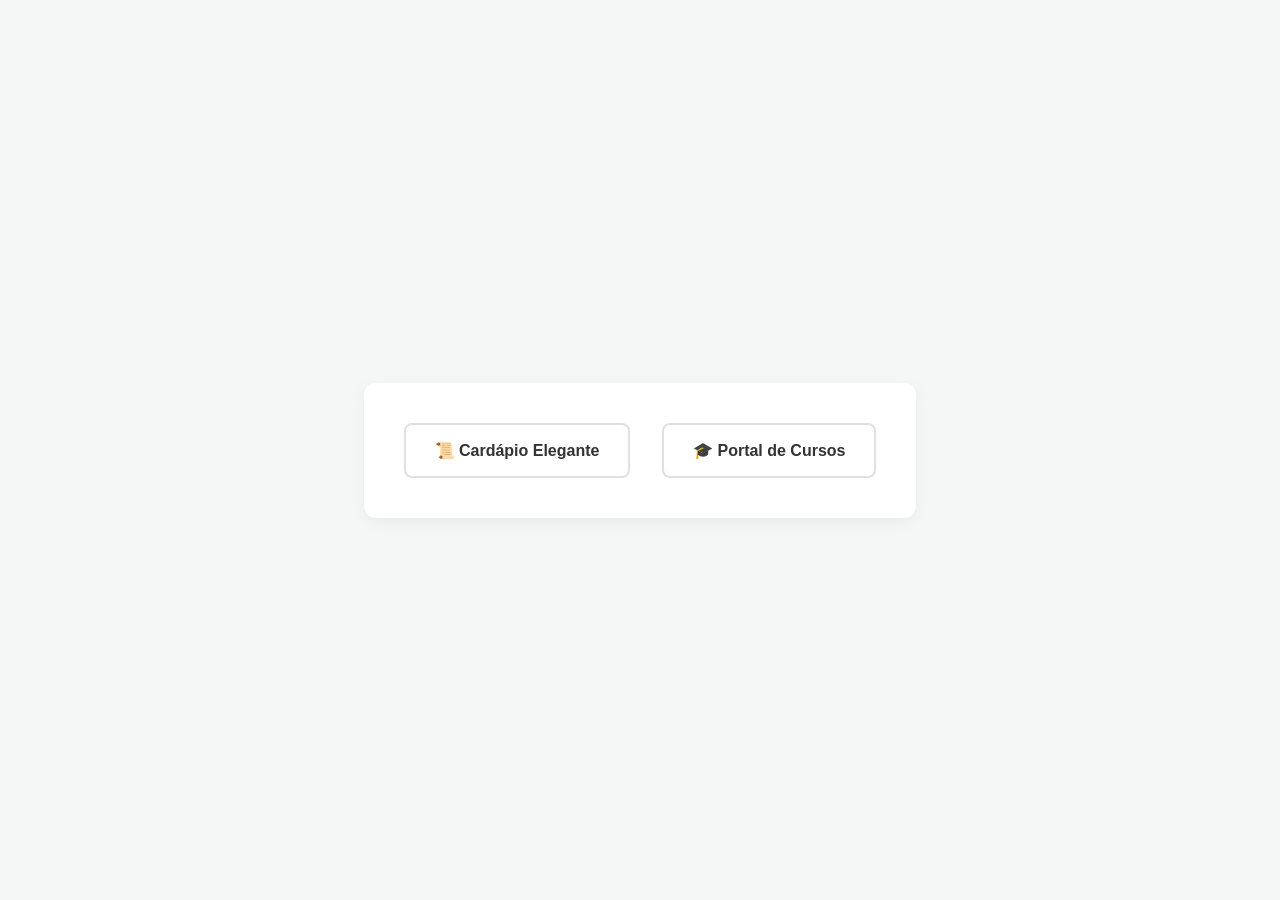
<file: index.html>
<!DOCTYPE html>
<html lang="pt-BR">

<head>
    <meta charset="UTF-8">
    <meta name="viewport" content="width=device-width, initial-scale=1.0">
    <title>⚡ Meus Projetos</title>
    <style>

        /* Configuração do fundo da tela */
        body {
            font-family: 'Segoe UI', Tahoma, Geneva, Verdana, sans-serif;
            background-color: #f4f7f6;
            margin: 0;
            display: flex;
            justify-content: center;
            align-items: center;
            height: 100vh; /* Centraliza tudo no meio da tela */
        }

        /* Container dos botões */
        div {
            display: flex;
            flex-direction: row;
            justify-content: center;
            gap: 2rem;
            background: white;
            padding: 2.5rem;
            border-radius: 12px;
            box-shadow: 0 4px 15px rgba(0, 0, 0, 0.05); /* Sombra suave no fundo */
        }

        /* Estilo dos Links */
        a {
            color: #333;
            padding: 1rem 1.8rem;
            text-decoration: none;
            font-weight: 600;
            border: 2px solid #e0e0e0;
            border-radius: 8px;
            transition:  0.3s; /* efeito de passar o mouse mais suave */
        }

        /* Efeito quando passa o mouse */
        a:hover {
            color: white;
            transform: translateY(-3px); 
        }

        /* Efeito exclusivo para cardapio */
        #cardapio:hover {
            background-color: darkgoldenrod;
            border-color: darkgoldenrod;
            box-shadow: 0 4px 10px rgba(184, 134, 11, 0.3); /* Sombra na cor do ouro */
        }

        /* Efeito exclusivo para curso */
        #curso:hover {
            background-color: #007acc; 
            border-color: #007acc;;
            box-shadow: 0 4px 10px rgba(0, 122, 204, 0.3);
        }


        
    </style>
</head>

<body>
    <div>
        <a href="Aula 04/site-cardapio-elegante/index.html" id="cardapio">📜 Cardápio Elegante</a>
        <a href="Aula 06/ProjetoEscolaCursos-Final/ProjetoEscolaCursos/index.html" id="curso">🎓 Portal de Cursos</a>
    </div>
</body>

</html>
</file>
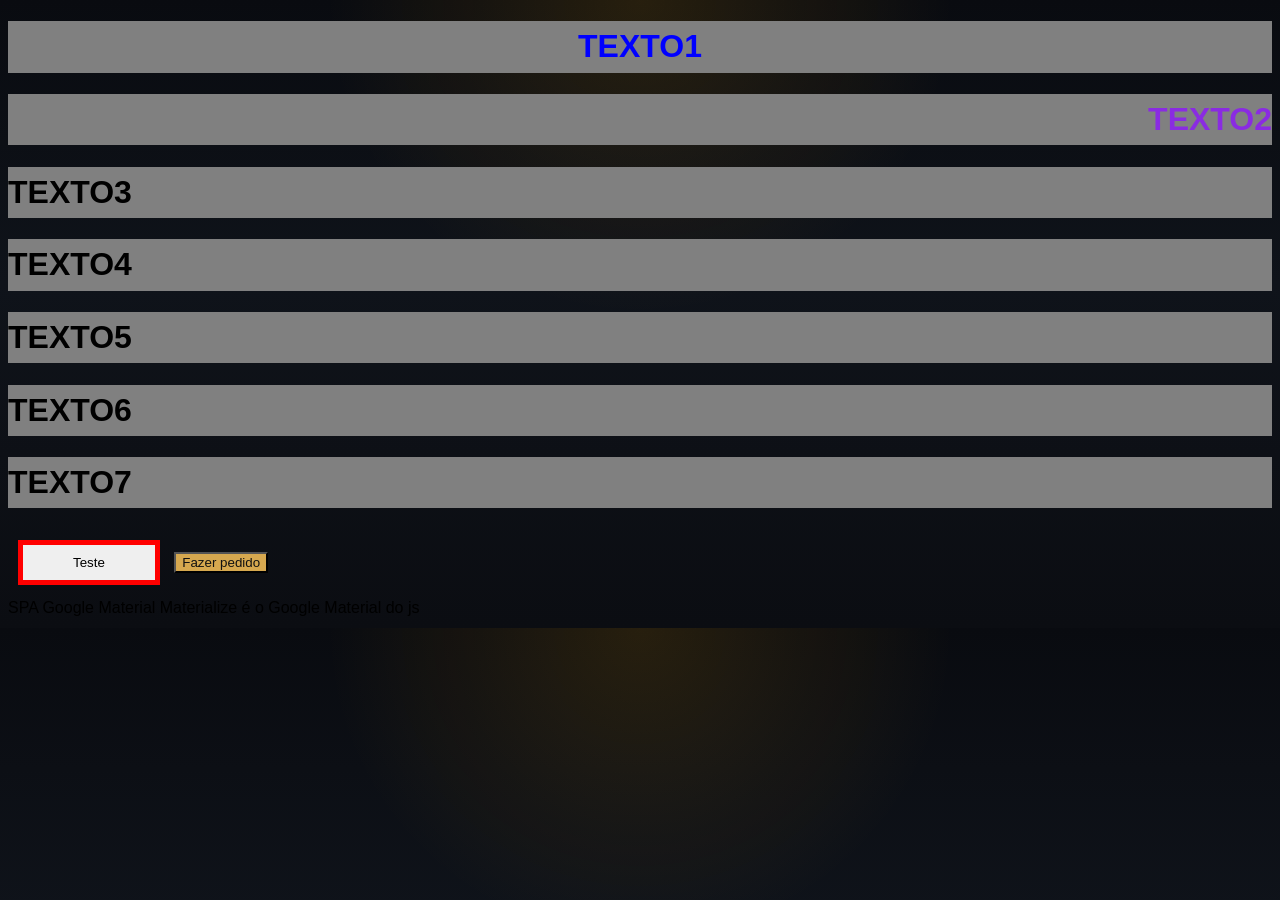
<file: Anotações/index.html>
<!DOCTYPE html>
<html lang="pt-BR">
    <head>
        <meta charset="UTF-8">
        <meta name="viewport" content="width=device-width, initial-scale=1.0">
        <title>Document</title>
        <!-- Interno
            <style>
                h1 {
                    color: chocolate;
                }
            </style>h
        -->
            <!-- Externo-->
        <link rel="stylesheet" href="style.css">
    </head>
    <body>
        <!--Inline 
            <h1 style="color: blue; background-color: aqua;">TESTE</h1>
            <p style="color: red;">1 - texto</p>
            <p style="color: red;">2 - texto</p>
            -->
            
            <!-- por classe-->
            <h1 class="cor-texto center">TEXTO1</h1>
            <h1 id="texto-destaque">TEXTO2</h1>
        <h1>TEXTO3</h1>
        <h1>TEXTO4</h1>
        <h1>TEXTO5</h1>
        <h1>TEXTO6</h1>
        <h1>TEXTO7</h1>

        <button class="teste">Teste</button>
        <button class="botao-primario" onClick="fazerPedido()">Fazer pedido</button>
    </body>
    <footer>

    </footer>
    <script src="script.js"></script>

</html>


    <!--
        Inline: aplicar diretamente no elemento - na tag
        Interno: informar pro html o q seria estilo
        Externo: outro arquivo .css    
    -->

    <!--
        Por elemento (tags)
            h1 {} 
        por classe - 2º prioridade
            .nome da classe{}
        por id - 1º prioridade
            #nome do id{}
    -->
    
    <!--
        <a href="#menu"</a> 
        #menu leva para um seção menu   
    -->

    <!--
        root
    -->

    <!--
        margin - distancia mas nao pint
        padding - distancia e pinta 
        box-sizing: border-box - 
    -->
<!-- 
    Interno - direto no index.html
        <script>
            alert("Ola mundo");
        </script>
    Externo - arquivo script.js
        <script src="script.js"></script>
-->

<!-- elemento DOM
    é uma copia do html
    quando vc usa js para alterar uma tag vc muda o elemento DOM
    mas o html original nao muda -->

    SPA
        
Google Material Materialize é o Google Material do js
</file>
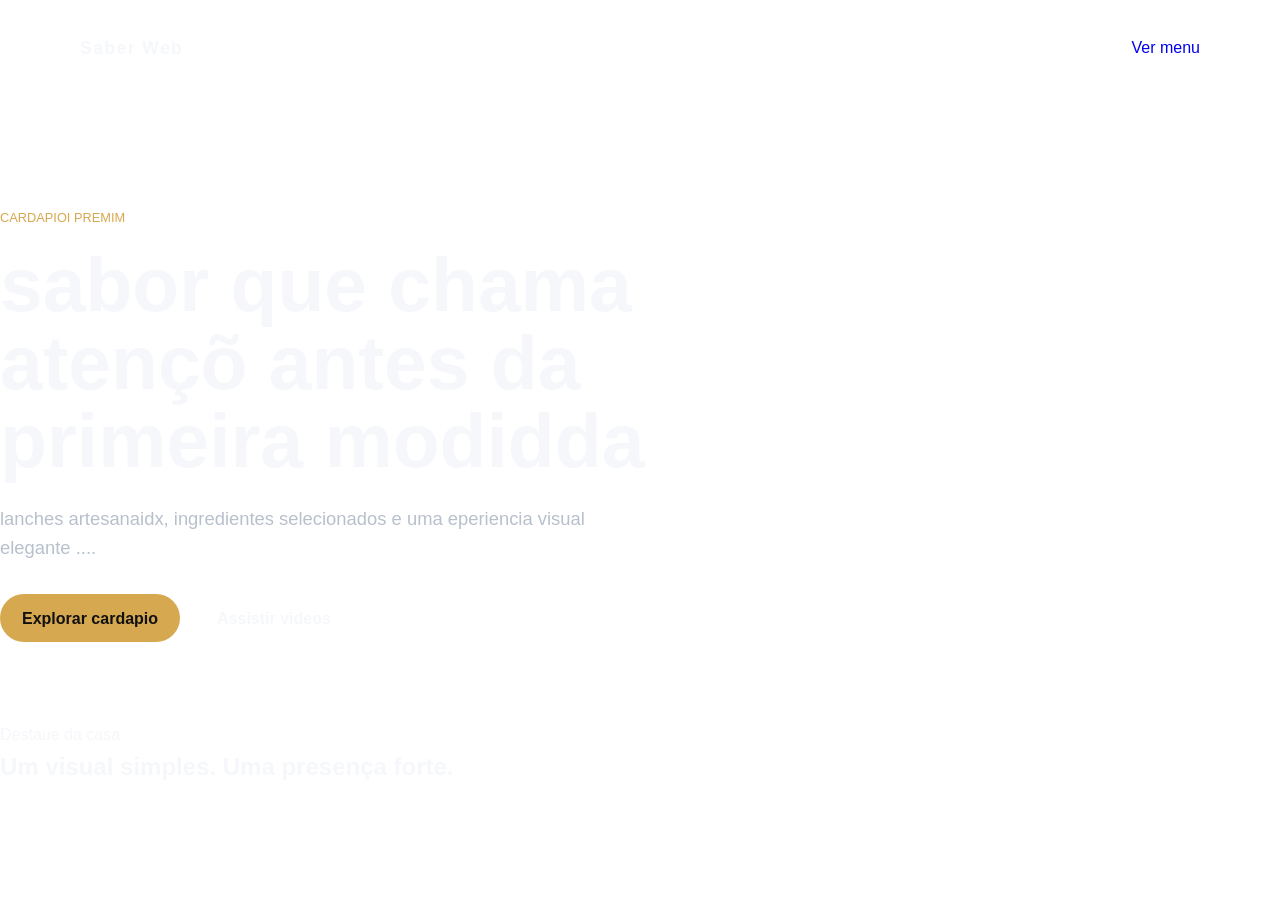
<file: Aula 03/index.html>
<!DOCTYPE html>
<html lang="pt-BR">
<head>
    <meta charset="UTF-8">
    <meta name="viewport" content="width=device-width, initial-scale=1.0">
    <title>Document</title>
    <link rel="stylesheet" href="style.css">
</head>
<body>
    <header class="destaque-principal">
        <nav class="barra-superior">
            <div class="logo">Saber Web</div>
            <a href="#menu" class="boto-contorno">Ver menu</a>
        </nav>
    </header>
    <div class="conteudo-destaque">
        <p class="texto-destaque">Cardapioi premim</p>
        <h1>sabor que chama atençõ antes da primeira modidda</h1>
        <p class="subtitulo">
            lanches artesanaidx, ingredientes selecionados e uma eperiencia visual elegante ....
        </p>

        <div class="acoes-destaque">
            <a href="#menu" class="botao-primario">Explorar cardapio</a>
            <a href="#video" class="botao-secundario">Assistir videos</a>
        </div>
    </div>

    <main>
        <section id="video" class="secao-apresentacao">
            <p>Destaue da casa</p>
            <h2>Um visual simples. Uma presença forte.</h2>
            
        </section>
    </main>
</body>
</html>
</file>
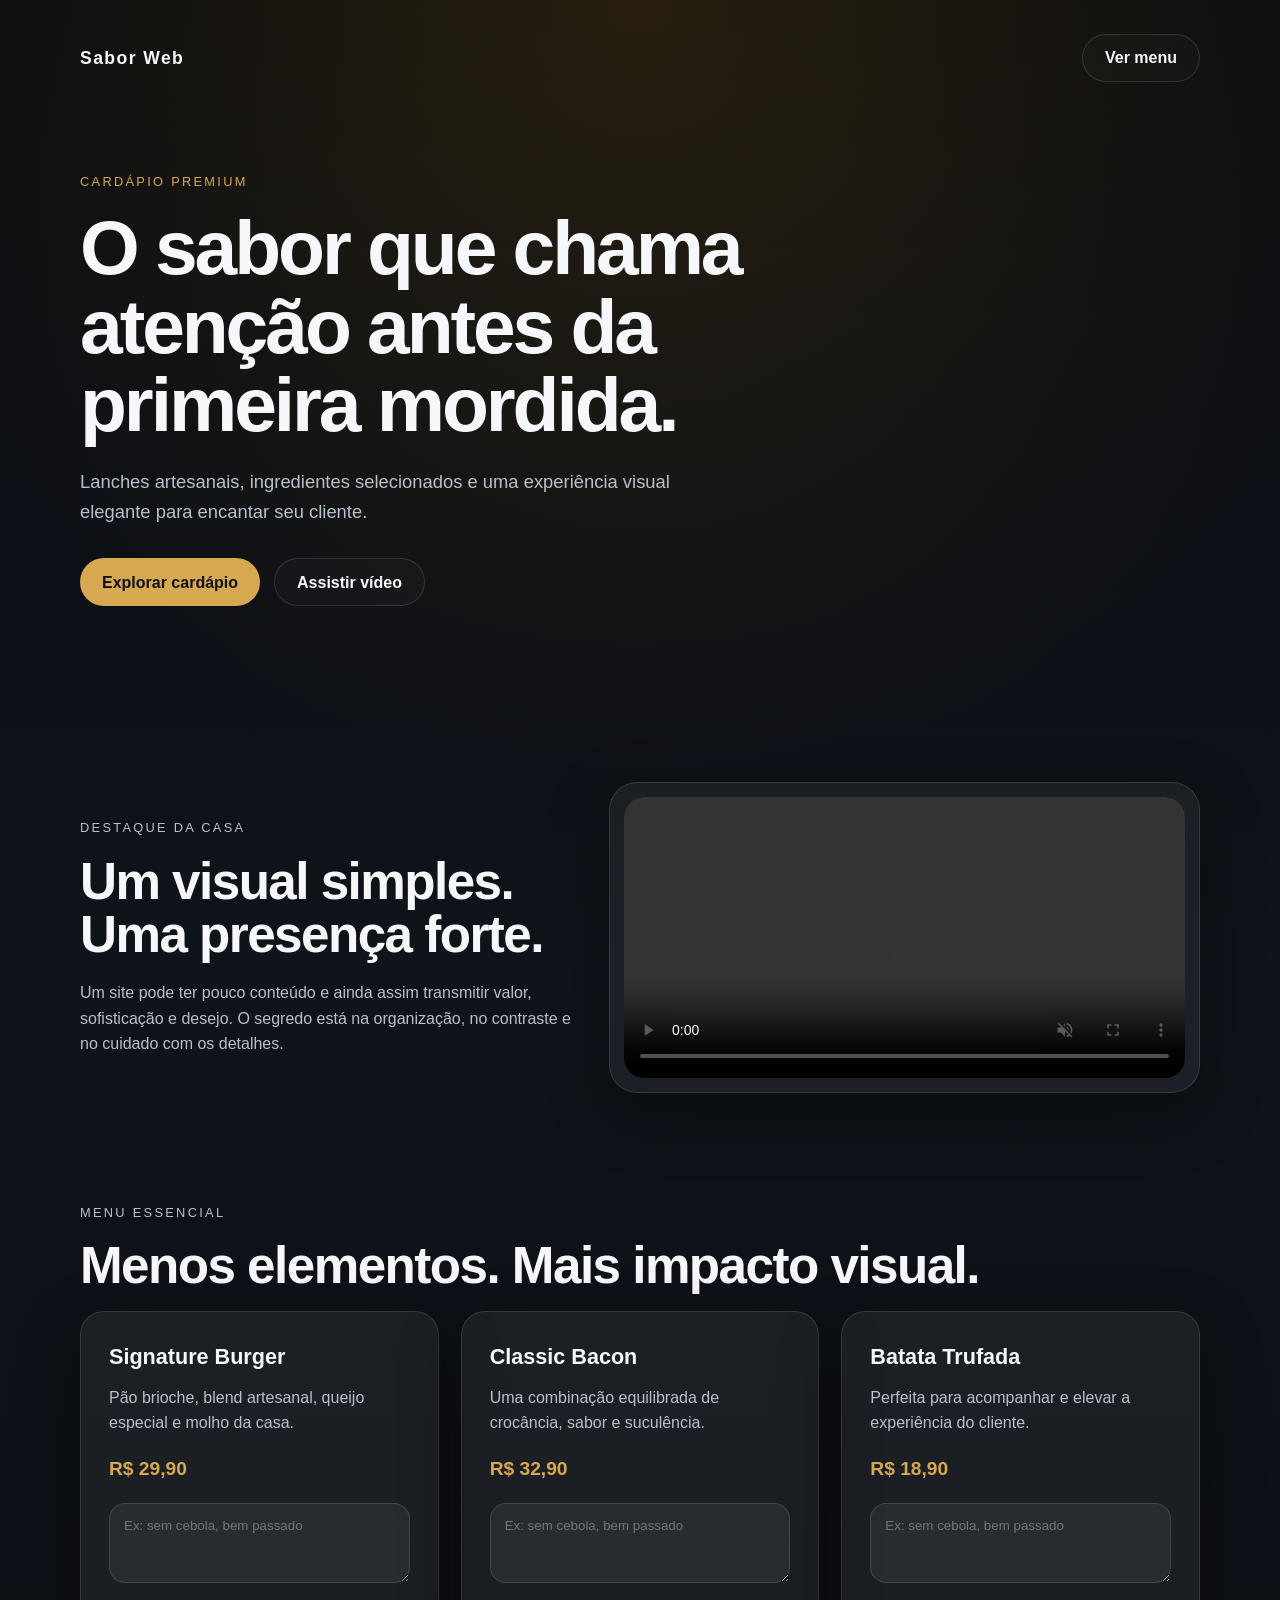
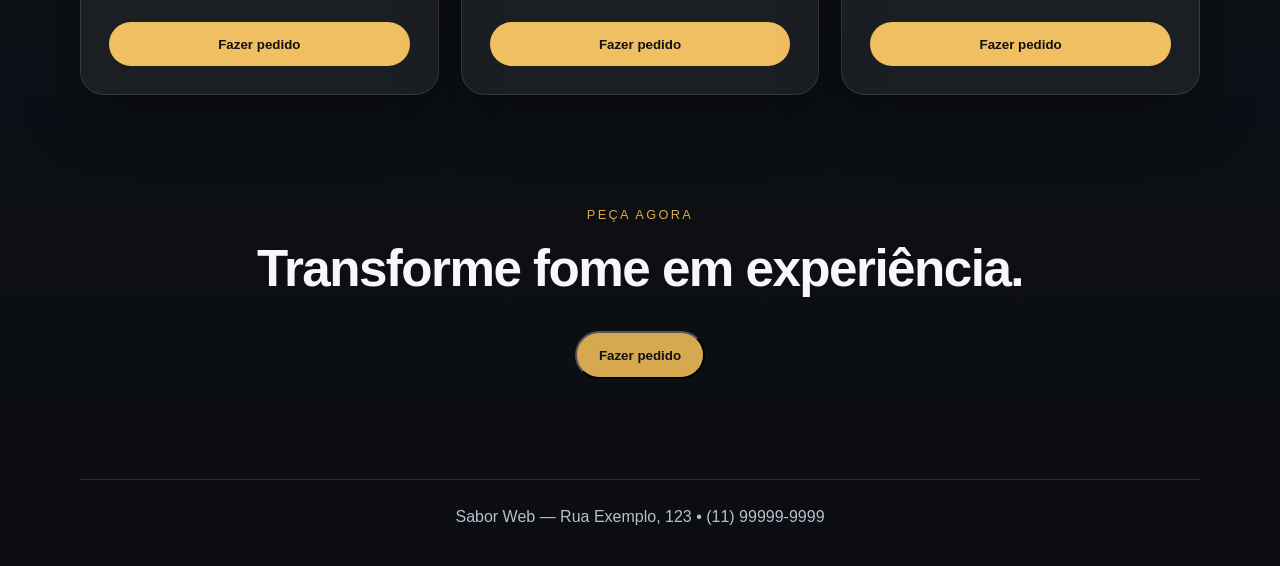
<file: Aula 04/site-cardapio-elegante/index.html>
<!doctype html>
<html lang="pt-BR">
  <head>
    <meta charset="UTF-8" />
    <meta name="viewport" content="width=device-width, initial-scale=1.0" />
    <title>Sabor Web</title>
    <link rel="stylesheet" href="style.css" />
  </head>
  <body>
    <header class="destaque-principal">
      <nav class="barra-superior">
        <div class="logo">Sabor Web</div>
        <a href="#menu" class="botao-contorno">Ver menu</a>
      </nav>

      <div class="conteudo-destaque">
        <p class="texto-destaque">Cardápio premium</p>
        <h1>O sabor que chama atenção antes da primeira mordida.</h1>
        <p class="subtitulo">
          Lanches artesanais, ingredientes selecionados e uma experiência visual
          elegante para encantar seu cliente.
        </p>

        <div class="acoes-destaque">
          <a href="#menu" class="botao-primario">Explorar cardápio</a>
          <a href="#video" class="botao-secundario">Assistir vídeo</a>
        </div>
      </div>
    </header>
    <main>
      <section id="video" class="secao-apresentacao">
        <div class="texto-secao">
          <p class="texto-destaque">Destaque da casa</p>
          <h2>Um visual simples. Uma presença forte.</h2>
          <p>
            Um site pode ter pouco conteúdo e ainda assim transmitir valor,
            sofisticação e desejo. O segredo está na organização, no contraste e
            no cuidado com os detalhes.
          </p>
        </div>

        <div class="card-video">
          <video autoplay muted loop controls playsinline>
            <source src="video.mp4" type="video/mp4" />
            Seu navegador não suporta vídeo em HTML5.
          </video>
        </div>
      </section>

      <section id="cardapio" class="cardapio">
        <div class="texto-secao centralizado">
          <p class="texto-destaque">Menu essencial</p>
          <h2>Menos elementos. Mais impacto visual.</h2>
        </div>

        <div class="grade-cardapio">
          <article class="card-item">
            <h3>Signature Burger</h3>
            <p>
              Pão brioche, blend artesanal, queijo especial e molho da casa.
            </p>
            <span>R$ 29,90</span>
            <textarea
              id="obs-signature"
              class="campo-observacao"
              placeholder="Ex: sem cebola, bem passado"
            ></textarea>
            <p id="msg-signature" class="mensagem-pedido"></p>
            <button class="botao-pedido" 
              onclick="pedirProduto('Signature Burger', '29,90', 'obs-signature', 'msg-signature')"
              >Fazer pedido</button>
          </article>

          <article class="card-item">
            <h3>Classic Bacon</h3>
            <p>Uma combinação equilibrada de crocância, sabor e suculência.</p>
            <span>R$ 32,90</span>
            <textarea
              id="obs-bacon"
              class="campo-observacao"
              placeholder="Ex: sem cebola, bem passado"
            ></textarea>
            <p id="msg-bacon" class="mensagem-pedido"></p>
            <button class="botao-pedido" 
              onclick="pedirProduto('Classic Bacon', '32,90', 'obs-bacon', 'msg-bacon')"
              >Fazer pedido</button>
          </article>
    
          <article class="card-item">
            <h3>Batata Trufada</h3>
            <p>Perfeita para acompanhar e elevar a experiência do cliente.</p>
            <span>R$ 18,90</span>
            <textarea
              id="obs-batata"
              class="campo-observacao"
              placeholder="Ex: sem cebola, bem passado"
            ></textarea>
            <p id="msg-batata" class="mensagem-pedido"></p>
            <button class="botao-pedido" 
              onclick="pedirProduto('Batata Trufada', '18,90', 'obs-batata', 'msg-batata')"
              >Fazer pedido</button>
          </article>
        </div>
      </section>

      <section class="chamada-acao">
        <p class="texto-destaque">Peça agora</p>
        <h2>Transforme fome em experiência.</h2>
        <button class="botao-primario" onclick="fazerPedido()">Fazer pedido</button>
      </section>
    </main>
    <footer>
      <p>Sabor Web — Rua Exemplo, 123 • (11) 99999-9999</p>
    </footer>
    <script src="script.js"></script>
  </body>
</html>
</file>
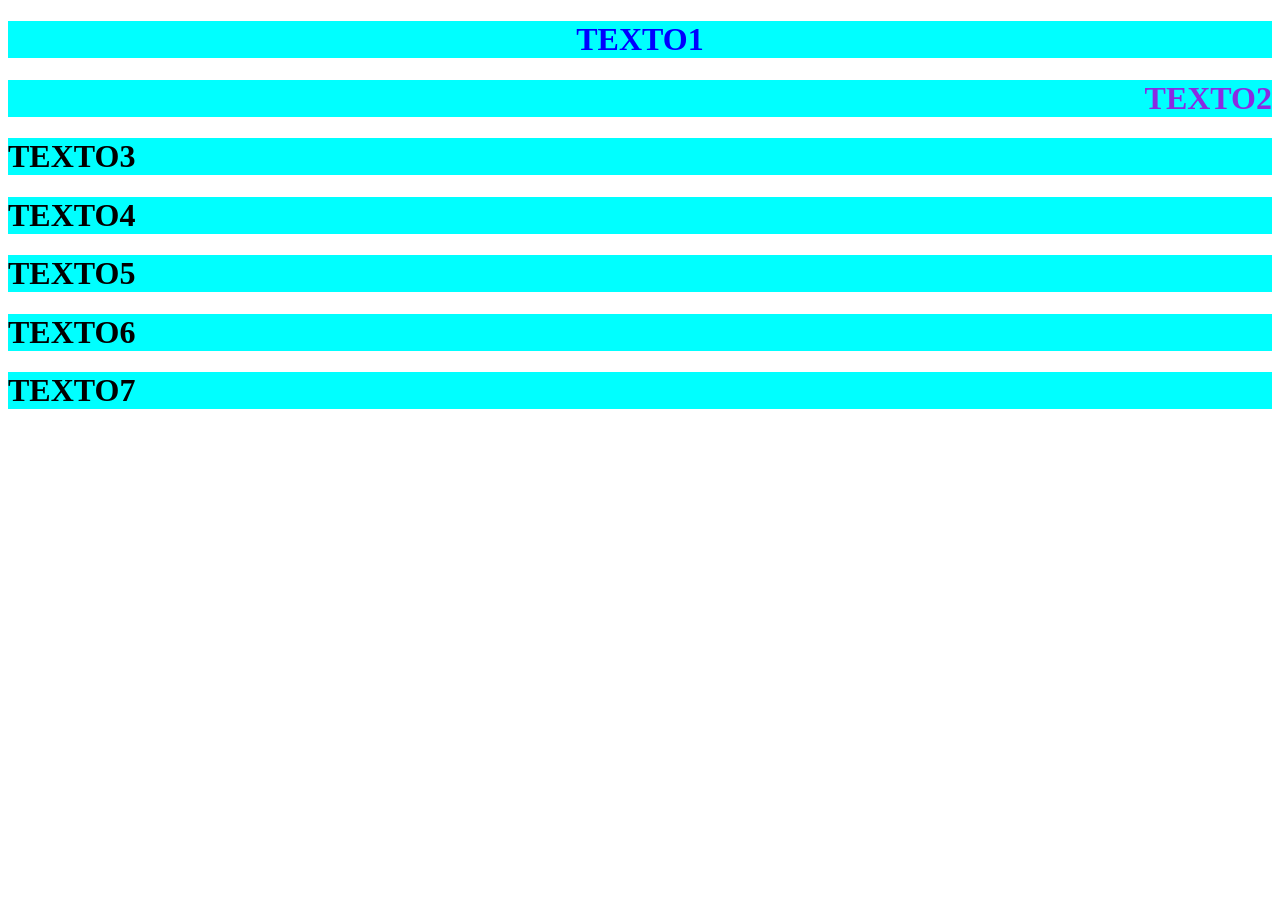
<file: Aula 03/site-cardapio-elegante/index2.html>
<!DOCTYPE html>
<html lang="pt-BR">
<head>
    <meta charset="UTF-8">
    <meta name="viewport" content="width=device-width, initial-scale=1.0">
    <title>Document</title>
    <!-- Interno
        <style>
            h1 {
                color: chocolate;
            }
        </style>
    -->
        <!-- Externo-->
    <link rel="stylesheet" href="style2.css">
</head>
<body>
    <!--Inline 
        <h1 style="color: blue; background-color: aqua;">TESTE</h1>
        <p style="color: red;">1 - texto</p>
        <p style="color: red;">2 - texto</p>
    -->

    <!-- por classe-->
    <h1 class="cor-texto center">TEXTO1</h1>
    <h1 id="texto-destaque">TEXTO2</h1>
    <h1>TEXTO3</h1>
    <h1>TEXTO4</h1>
    <h1>TEXTO5</h1>
    <h1>TEXTO6</h1>
    <h1>TEXTO7</h1>

</body>
</html>

    <!--
        Inline: aplicar diretamente no elemento - na tag
        Interno: informar pro html o q seria estilo
        Externo: outro arquivo .css    
    -->

    <!--
        Por elemento (tags)
            h1 {} 
        por classe - 2º prioridade
            .nome da classe{}
        por id - 1º prioridade
            #nome do id{}
    -->
    
    <!--
        <a href="#menu"</a> 
        #menu leva para um seção menu   
    -->

    <!--
        root
    -->

    <!--
        margin - distancia mas nao pint
        padding - distancia e pinta 
        box-sizing: border-box - 
    -->
</file>
<file: Anotações/style.css>
/*classe*/
.cor-texto {
    text-align: center;
    color: blue;
}

.center {
    text-align: center;
}

/*id*/
#texto-destaque {
    text-align: end;
    color: blueviolet;
}








/*por elemento */
h1 {
    background-color: gray;
}

h2 {
    text-align: center;
    background-color: red;
}

/*aplica em tudo - resetar */
*{

}


.teste {
  margin: 10px; /* margem externa*/
  padding: 10px 50px;/* margen interna*/
  border: 5px solid red; /*bordinha entre margin e padding*/
  
}

.botao-primario {
  background: #d6a84f; /* fundo dourado */
  color: #111; /* texto escuro */
}

.botao-primario:hover {
  background: #f0bf61; /* muda cor ao passar o mouse */
  transform: translateY(-1px); /* sobe levemente */
}



body {
  font-family: Arial, Helvetica, sans-serif; /* define a fonte */
  background:
    radial-gradient(circle at top, rgba(255, 170, 0, 0.12), transparent 35%),
    linear-gradient(180deg, #090b10, #0f131a 45%, #0b0d12);
  color: var(--text); /* define a cor padrão do texto */
  line-height: 1.6; /* define altura entre linhas */
}

.botao-pedido {
    margin-top: 20px;
    width: 100%;
    min-height: 44px;
    border: none;
    border-radius: ;
}
</file>
<file: Aula 03/style.css>
:root {
    --bg: #0b0d12;
    --line: rgba(255, 255, 255, 0.12);
    --text: #f5f7fa;
}

* {
    margin: 0; 
    padding: 0;
    box-sizing: border-box;
}

body {
    font-family: Arial, Helvetica, sans-serif;/*dizer a para o navegador*/
    background: 
        radil-gradient(circle at top, rgba(255,170,0,0.12), transparente 3);
        linear-gradient(100deg, #090b10, #0f121a 45%, #0b0d12)
    
    color: var(--bg);
    color: var(--text);
    line-height: 1.6;
}

a {
    text-decoration: none; /*sublinhado (none - nao sublinha*/
}

.destaque-principal {
    width: min(1120px, calc(100% - 40px));
    margin: 0 auto;/*centraliza o texto*/
    padding: 24px 0 56px;
}

.barra-superior {
    display: flex; /*agora é em linha*/
    justify-content: space-between;
    align-items: center;
    padding: 10px 0; /*espaço interno*/
}

.logo {
    font-size: 1.1rem; /*tamanho - rem é dinamicamente*/
    font-weight: 700;
    letter-spacing: 0.08em;
}

.botao-contorno {
    border: 1px solid var(--line);
    color: var(--text);
    background-color: rgba(255, 255, 255, 0.02);
    padding: 10px 18px;
    border-radius: 999px;/*borda arredondada*/
}

.conteudo-destaque {
    max-width: 760px;
    padding: 80px 0;
}

.texto-destaque {
    color: #d6a84f;
    text-transform: uppercase;
    letter-spacing: 0.18;/*espaço entre as letras*/
    font-size: 0.8rem;
    margin-bottom: 16px;/*margem em baixo*/
}

h1 {
    font-size: clamp(2.4em, 6vw, 5.4rem);
    line-height: 1.02;/*reduz altura entre as linhas*/
    letter-spacing: -0.04;
    margin-bottom: 24px;
}

.subtitulo {
    max-width: 620px;
    font-size: 1.15rem;
    margin-bottom: 32px;
    color: #b8c0cc;
}

.acoes-destaque {
    display: flex;
    gap: 14px;
    flex-wrap: wrap;
}

.botao-primario,
.botao-secundario,
.botao-contorno {
    display: inline-flex;
    align-items: center;
    justify-content: center;
    min-height: 48px;
    padding: 0 22px;
    border-radius: 999px;
    font-weight: 700;
    transition: 0.25s ease;/*posicionar o mouse*/
}

.botao-primario {
    background-color: #d6a84f;
    color: #111;
}

.botao-secundario {
    border: 1px solid var(--line);
    color: var(--text);
    background-color: rgba(255, 255, 255, 0.02);
}

.botao-primario:hover {
    background-color: #f0bf61;
    transform: translateY(-1px);
}

.botao-secundario:hover,
.botao-contorno:hover {
    background-color: rgba(255, 255, 255, 0.06);
}
</file>
<file: Aula 04/site-cardapio-elegante/style.css>
:root { /* Criar as variáveis que serão reutilizadas. */
  --bg: #0b0d12; /* cor principal de fundo */
  --line: rgba(255, 255, 255, 0.12); /* cor suave para bordas */
  --text: #f5f7fa; /* cor principal dos textos */
}

* {
  margin: 0; /* remove margens padrão */
  padding: 0; /* remove espaçamentos padrão */
  box-sizing: border-box; /* inclui padding e borda no cálculo de largura/altura */
}

body {
  font-family: Arial, Helvetica, sans-serif; /* define a fonte */
  background:
    radial-gradient(circle at top, rgba(255, 170, 0, 0.12), transparent 35%),
    linear-gradient(180deg, #090b10, #0f131a 45%, #0b0d12);
  color: var(--text); /* define a cor padrão do texto */
  line-height: 1.6; /* define altura entre linhas */
}

a {
  text-decoration: none; /* remove sublinhado dos links */
}

.destaque-principal {
  width: min(1120px, calc(100% - 40px)); /* limita a largura máxima */
  margin: 0 auto; /* centraliza horizontalmente */
  padding: 24px 0 56px; /* espaçamento interno em cima e embaixo */
}

.barra-superior {
  display: flex; /* coloca os itens em linha */
  justify-content: space-between; /* joga um item para cada lado */
  align-items: center; /* alinha verticalmente ao centro */
  padding: 10px 0; /* espaçamento interno */
}

.logo {
  font-size: 1.1rem; /* tamanho da fonte */
  font-weight: 700; /* negrito */
  letter-spacing: 0.08em; /* espaçamento entre letras */
}

.botao-contorno {
  border: 1px solid var(--line); /* borda suave */
  color: var(--text); /* cor do texto */
  background: rgba(255, 255, 255, 0.02); /* fundo levemente visível */
  padding: 10px 18px; /* espaçamento interno */
  border-radius: 999px; /* deixa o botão arredondado */
}

.conteudo-destaque {
  max-width: 760px; /* limita a largura do conteúdo */
  padding: 80px 0; /* cria respiro vertical */
}

.texto-destaque {
  color: #d6a84f; /* cor de destaque dourada */
  text-transform: uppercase; /* deixa o texto em maiúsculas */
  letter-spacing: 0.18em; /* aumenta o espaçamento entre letras */
  font-size: 0.8rem; /* tamanho pequeno */
  margin-bottom: 16px; /* espaço abaixo */
}

h1 {
  font-size: clamp(2.4rem, 6vw, 5.4rem); /* tamanho responsivo do título */
  line-height: 1.02; /* reduz a altura entre linhas */
  letter-spacing: -0.04em; /* aproxima um pouco as letras */
  margin-bottom: 24px; /* espaço abaixo */
}

.subtitulo {
  max-width: 620px; /* limita a largura do subtítulo */
  font-size: 1.15rem; /* aumenta levemente o texto */
  margin-bottom: 32px; /* espaço abaixo */
  color: #b8c0cc; /* cor mais suave */
}

.acoes-destaque {
  display: flex; /* coloca os botões lado a lado */
  gap: 14px; /* espaço entre os botões */
  flex-wrap: wrap; /* permite quebrar linha em telas menores */
}

.botao-primario,
.botao-secundario,
.botao-contorno {
  display: inline-flex; /* permite alinhar o conteúdo do botão */
  align-items: center; /* alinha verticalmente */
  justify-content: center; /* centraliza horizontalmente */
  min-height: 48px; /* altura mínima */
  padding: 0 22px; /* espaçamento lateral */
  border-radius: 999px; /* botão arredondado */
  font-weight: 700; /* texto em negrito */
  transition: 0.25s ease; /* suaviza mudanças */
}

.botao-primario {
  background: #d6a84f; /* fundo dourado */
  color: #111; /* texto escuro */
}

.botao-secundario {
  border: 1px solid var(--line); /* borda suave */
  color: var(--text); /* texto claro */
  background: rgba(255, 255, 255, 0.02); /* fundo leve */
}

.botao-primario:hover {
  background: #f0bf61; /* muda cor ao passar o mouse */
  transform: translateY(-1px); /* sobe levemente */
}

.botao-secundario:hover,
.botao-contorno:hover {
  background: rgba(255, 255, 255, 0.06); /* muda levemente o fundo */
}

.botao-pedido {
  margin-top: 20px;
  width: 100%;
  min-height: 44px;
  border: none;
  border-radius: 999px;
  background: #f0bf61; 
  color: #111;
  font-weight: 700;
  cursor: pointer;
}

.campo-observacao {
  width: 100%;
  min-height: 80px;
  margin-top:18px;
  padding: 14px;
  border-radius: 16px;
  border: 1px solid var(--line);
  background: rgba(255,255,255,0.06);
  color: var(--text);
  font-family: Arial, Helvetica, sans-serif;
  resize: vertical;
}

.mensagem-pedido {
  margin-top: 12px;
  color: #d6a84f;
  font-weight: 700;
  font-size: 0.95rem;
}

.secao-apresentacao {
  width: min(1120px, calc(100% - 40px)); /* mesma largura máxima do hero */
  margin: 0 auto; /* centraliza a seção */
  display: grid; /* ativa grid */
  grid-template-columns: 1fr 1.2fr; /* cria duas colunas */
  gap: 36px; /* espaço entre as colunas */
  align-items: center; /* alinha verticalmente */
  padding: 40px 0 90px; /* espaçamento superior e inferior */
}

h2 {
  font-size: clamp(2rem, 4vw, 3.3rem); /* tamanho responsivo */
  line-height: 1.05; /* altura entre linhas */
  letter-spacing: -0.03em; /* aproxima as letras */
  margin-bottom: 18px; /* espaço abaixo */
}

.texto-secao p {
  color: #b8c0cc; /* texto suave */
}

.card-video {
  background: rgba(255, 255, 255, 0.06); /* fundo translúcido */
  border: 1px solid var(--line); /* borda suave */
  border-radius: 28px; /* bordas arredondadas */
  padding: 14px; /* espaçamento interno */
  box-shadow: 0 20px 60px rgba(0, 0, 0, 0.35); /* sombra */
  backdrop-filter: blur(8px); /* desfoque do fundo */
}

.card-video video {
  width: 100%; /* ocupa toda a largura */
  display: block; /* remove espaços indesejados */
  border-radius: 20px; /* bordas arredondadas */
  min-height: 280px; /* altura mínima */
  object-fit: cover; /* ajusta o vídeo sem distorcer */
  background: #000; /* fundo preto */
}

.cardapio {
  width: min(1120px, calc(100% - 40px)); /* largura máxima */
  margin: 0 auto; /* centraliza */
  padding: 20px 0 90px; /* espaçamento */
}

.section-text.centralizado {
  text-align: center; /* centraliza o texto */
  max-width: 760px; /* limita a largura */
  margin: 0 auto 38px; /* centraliza e cria espaço abaixo */
}

.grade-cardapio {
  display: grid; /* ativa grid */
  grid-template-columns: repeat(3, 1fr); /* cria 3 colunas iguais */
  gap: 22px; /* espaço entre os cards */
}

.card-item {
  background: rgba(255, 255, 255, 0.06); /* fundo translúcido */
  border: 1px solid var(--line); /* borda suave */
  border-radius: 24px; /* bordas arredondadas */
  padding: 28px; /* espaço interno */
  box-shadow: 0 20px 60px rgba(0, 0, 0, 0.35); /* sombra */
}

h3 {
  font-size: 1.35rem; /* tamanho do título do card */
  margin-bottom: 10px; /* espaço abaixo */
}

.card-item p {
  color: #b8c0cc; /* cor mais suave */
}

.card-item span {
  display: inline-block; /* permite aplicar margem */
  margin-top: 18px; /* espaço acima */
  color: #d6a84f; /* cor dourada */
  font-size: 1.2rem; /* tamanho maior */
  font-weight: 700; /* negrito */
}

.chamada-acao {
  width: min(1120px, calc(100% - 40px)); /* largura máxima */
  margin: 0 auto; /* centraliza */
  text-align: center; /* centraliza o texto */
  padding: 20px 0 100px; /* espaçamento */
}

.chamada-acao .botao-primario {
  margin-top: 18px; /* espaço acima do botão */
}

footer {
  width: min(1120px, calc(100% - 40px)); /* largura máxima */
  margin: 0 auto; /* centraliza */
  padding: 24px 0 36px; /* espaçamento interno */
  border-top: 1px solid var(--line); /* linha superior */
  text-align: center; /* centraliza o texto */
}

footer p {
  color: #b8c0cc; /* texto mais suave */
}

@media (max-width: 900px) {
  .secao-apresentacao {
    grid-template-columns: 1fr; /* deixa a seção do vídeo em uma coluna */
  }

  .grade-cardapio {
    grid-template-columns: 1fr; /* deixa os cards em uma coluna */
  }

  .destaque-principal {
    min-height: auto; /* remove altura fixa */
  }

  .conteudo-destaque {
    padding: 60px 0; /* reduz o espaçamento do hero */
  }
}
</file>
<file: Aula 03/site-cardapio-elegante/style2.css>
/*classe*/
.cor-texto {
    text-align: center;
    color: blue;
}

.center {
    text-align: center;
}

/*id*/
#texto-destaque {
    text-align: end;
    color: blueviolet;
}








/*por elemento*/
h1 {
    background-color: aqua;
}

h2 {
    text-align: center;
    background-color: red;
}

/*aplica em tudo - resetar */
*{

}
</file>
